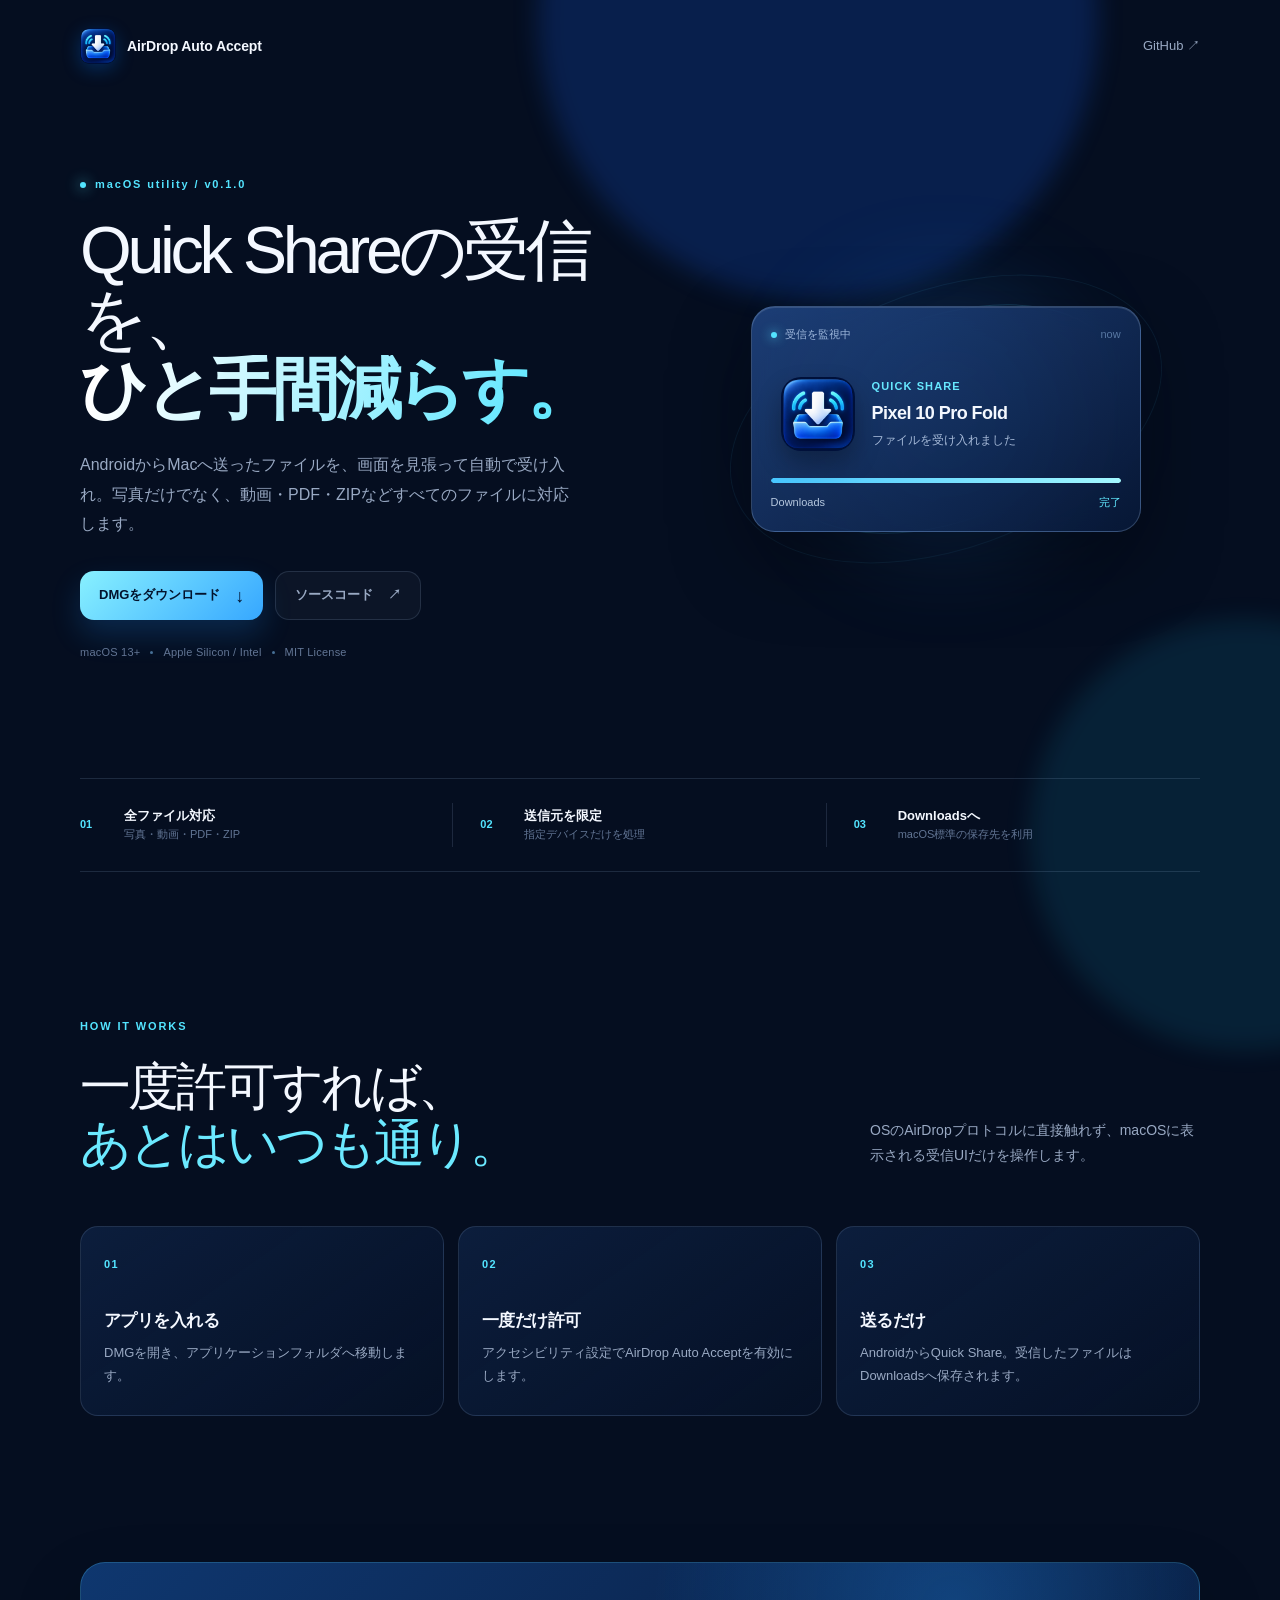
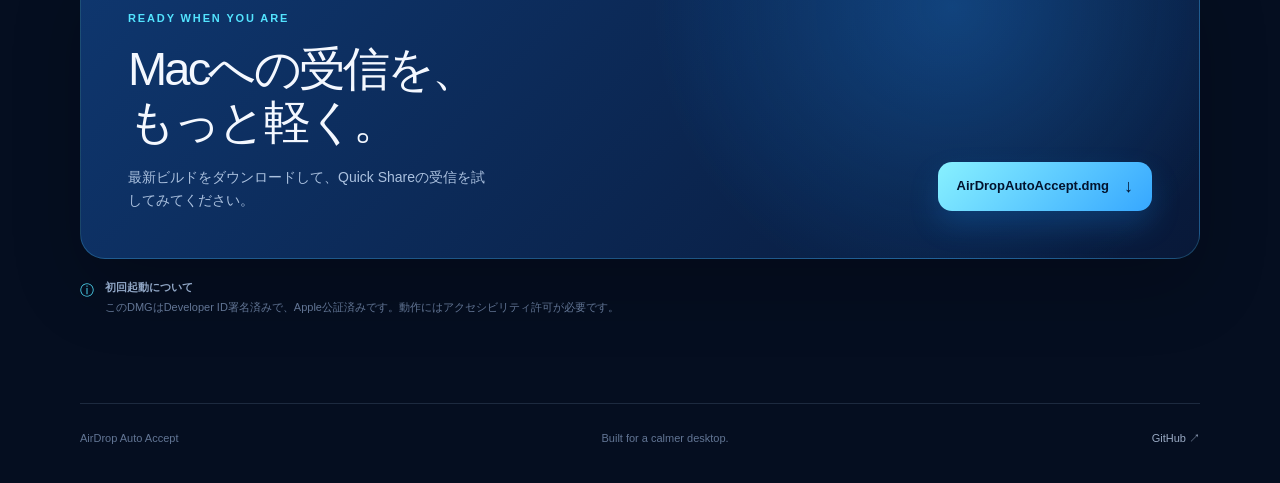
<file: index.html>
<!doctype html>
<html lang="ja">
<head>
  <meta charset="utf-8">
  <meta name="viewport" content="width=device-width, initial-scale=1">
  <meta name="theme-color" content="#07162f">
  <meta name="description" content="AndroidのQuick ShareからMacへ届くファイルを自動で受け入れるmacOSユーティリティ。">
  <link rel="icon" type="image/svg+xml" href="data:image/svg+xml,%3Csvg xmlns='http://www.w3.org/2000/svg' viewBox='0 0 64 64'%3E%3Crect width='64' height='64' rx='16' fill='%230b2b62'/%3E%3Cpath d='M32 12v26m0 0 12-12m-12 12L20 26' fill='none' stroke='%23fff' stroke-linecap='round' stroke-linejoin='round' stroke-width='7'/%3E%3Cpath d='M14 48h36' stroke='%234fe7ff' stroke-linecap='round' stroke-width='6'/%3E%3C/svg%3E">
  <link rel="stylesheet" href="./styles.css">
  <title>AirDrop Auto Accept — Quick ShareをDownloadsへ</title>
</head>
<body>
  <div class="ambient ambient-one" aria-hidden="true"></div>
  <div class="ambient ambient-two" aria-hidden="true"></div>

  <header class="nav shell">
    <a class="brand" href="./">
      <img src="./app-icon.png" alt="" width="36" height="36">
      <span>AirDrop Auto Accept</span>
    </a>
    <a class="nav-link" href="https://github.com/konaito/airdrop-auto-accept">GitHub <span aria-hidden="true">↗</span></a>
  </header>

  <main>
    <section class="hero shell">
      <div class="hero-copy">
        <p class="eyebrow"><span></span> macOS utility / v0.1.0</p>
        <h1>Quick Shareの受信を、<strong>ひと手間減らす。</strong></h1>
        <p class="lede">AndroidからMacへ送ったファイルを、画面を見張って自動で受け入れ。写真だけでなく、動画・PDF・ZIPなどすべてのファイルに対応します。</p>
        <div class="actions">
          <a class="button button-primary" href="./downloads/AirDropAutoAccept.dmg" download>
            DMGをダウンロード <span aria-hidden="true">↓</span>
          </a>
          <a class="button button-quiet" href="https://github.com/konaito/airdrop-auto-accept">ソースコード <span aria-hidden="true">↗</span></a>
        </div>
        <p class="meta-line"><span>macOS 13+</span><i></i><span>Apple Silicon / Intel</span><i></i><span>MIT License</span></p>
      </div>

      <div class="hero-visual" aria-label="受信してDownloadsへ保存するイメージ">
        <div class="visual-glow"></div>
        <div class="visual-ring ring-one"></div>
        <div class="visual-ring ring-two"></div>
        <div class="transfer-card">
          <div class="transfer-top"><span class="live-dot"></span><span>受信を監視中</span><span class="card-time">now</span></div>
          <div class="transfer-body">
            <img src="./app-icon.png" alt="" width="74" height="74">
            <div><p class="transfer-label">Quick Share</p><p class="transfer-title">Pixel 10 Pro Fold</p><p class="transfer-sub">ファイルを受け入れました</p></div>
          </div>
          <div class="progress"><span></span></div>
          <div class="transfer-foot"><span>Downloads</span><span>完了</span></div>
        </div>
      </div>
    </section>

    <section class="proof shell" aria-label="特徴">
      <div><span class="proof-number">01</span><strong>全ファイル対応</strong><small>写真・動画・PDF・ZIP</small></div>
      <div><span class="proof-number">02</span><strong>送信元を限定</strong><small>指定デバイスだけを処理</small></div>
      <div><span class="proof-number">03</span><strong>Downloadsへ</strong><small>macOS標準の保存先を利用</small></div>
    </section>

    <section class="how shell">
      <div class="section-kicker">HOW IT WORKS</div>
      <div class="section-heading"><h2>一度許可すれば、<br><em>あとはいつも通り。</em></h2><p>OSのAirDropプロトコルに直接触れず、macOSに表示される受信UIだけを操作します。</p></div>
      <div class="steps">
        <article><span>01</span><h3>アプリを入れる</h3><p>DMGを開き、アプリケーションフォルダへ移動します。</p></article>
        <article><span>02</span><h3>一度だけ許可</h3><p>アクセシビリティ設定でAirDrop Auto Acceptを有効にします。</p></article>
        <article><span>03</span><h3>送るだけ</h3><p>AndroidからQuick Share。受信したファイルはDownloadsへ保存されます。</p></article>
      </div>
    </section>

    <section class="download shell" id="download">
      <div class="download-panel">
        <div><p class="section-kicker">READY WHEN YOU ARE</p><h2>Macへの受信を、<br>もっと軽く。</h2><p>最新ビルドをダウンロードして、Quick Shareの受信を試してみてください。</p></div>
        <a class="button button-primary" href="./downloads/AirDropAutoAccept.dmg" download>AirDropAutoAccept.dmg <span aria-hidden="true">↓</span></a>
      </div>
      <p class="install-note"><span aria-hidden="true">ⓘ</span><span><strong>初回起動について</strong><br>このDMGはDeveloper ID署名済みで、Apple公証済みです。動作にはアクセシビリティ許可が必要です。</span></p>
    </section>
  </main>

  <footer class="footer shell"><span>AirDrop Auto Accept</span><span>Built for a calmer desktop.</span><a href="https://github.com/konaito/airdrop-auto-accept">GitHub ↗</a></footer>
</body>
</html>
</file>
<file: styles.css>
:root {
  color-scheme: dark;
  --ink: #f4f8ff;
  --muted: #99a9c3;
  --faint: #627594;
  --line: rgba(154, 183, 225, .16);
  --blue: #2b7bff;
  --cyan: #53e4ff;
  --deep: #07162f;
  --panel: rgba(15, 35, 70, .68);
}

* { box-sizing: border-box; }
html { scroll-behavior: smooth; }
body {
  margin: 0;
  min-width: 320px;
  color: var(--ink);
  background: #050e20;
  font-family: -apple-system, BlinkMacSystemFont, "SF Pro Display", "Hiragino Sans", "Yu Gothic", sans-serif;
  line-height: 1.6;
  overflow-x: hidden;
}
a { color: inherit; text-decoration: none; }
.shell { width: min(1120px, calc(100% - 48px)); margin-inline: auto; }
.ambient { position: absolute; z-index: -1; border-radius: 999px; filter: blur(12px); pointer-events: none; }
.ambient-one { top: -260px; left: 42%; width: 560px; height: 560px; background: rgba(22, 101, 255, .2); }
.ambient-two { top: 620px; right: -180px; width: 430px; height: 430px; background: rgba(25, 201, 255, .1); }
.nav { display: flex; align-items: center; justify-content: space-between; padding-top: 28px; }
.brand { display: inline-flex; align-items: center; gap: 11px; font-size: 14px; font-weight: 650; letter-spacing: -.01em; }
.brand img { border-radius: 10px; box-shadow: 0 5px 18px rgba(0, 122, 255, .28); }
.nav-link { color: var(--muted); font-size: 13px; transition: color .2s ease; }
.nav-link:hover, .footer a:hover { color: var(--cyan); }
.hero { display: grid; grid-template-columns: minmax(0, 1.04fr) minmax(400px, .96fr); gap: 60px; align-items: center; padding-top: 112px; padding-bottom: 116px; }
.hero-copy { max-width: 580px; }
.eyebrow, .section-kicker { margin: 0 0 22px; color: var(--cyan); font-size: 11px; font-weight: 750; letter-spacing: .17em; }
.eyebrow { display: flex; align-items: center; gap: 9px; }
.eyebrow span { width: 6px; height: 6px; border-radius: 50%; background: var(--cyan); box-shadow: 0 0 14px var(--cyan); }
h1, h2, h3, p { margin-top: 0; }
h1 { max-width: 650px; margin-bottom: 25px; font-size: clamp(42px, 5.2vw, 73px); line-height: 1.05; letter-spacing: -.065em; font-weight: 500; }
h1 strong { display: block; color: #fff; font-weight: 720; background: linear-gradient(110deg, #fff 5%, #65e8ff 80%); -webkit-background-clip: text; background-clip: text; -webkit-text-fill-color: transparent; }
.lede { max-width: 490px; margin-bottom: 32px; color: var(--muted); font-size: 16px; line-height: 1.85; }
.actions { display: flex; flex-wrap: wrap; align-items: center; gap: 12px; }
.button { display: inline-flex; align-items: center; justify-content: center; gap: 15px; min-height: 49px; padding: 0 19px; border-radius: 14px; font-size: 13px; font-weight: 700; transition: transform .2s ease, box-shadow .2s ease, background .2s ease; }
.button:hover { transform: translateY(-2px); }
.button-primary { color: #03132d; background: linear-gradient(135deg, #88f1ff, #36a7ff); box-shadow: 0 14px 30px rgba(28, 148, 255, .2); }
.button-primary:hover { box-shadow: 0 17px 38px rgba(28, 148, 255, .36); }
.button-primary span { font-size: 18px; line-height: 0; }
.button-quiet { color: var(--muted); border: 1px solid var(--line); background: rgba(255, 255, 255, .03); }
.button-quiet:hover { color: var(--ink); background: rgba(255, 255, 255, .07); }
.meta-line { display: flex; flex-wrap: wrap; align-items: center; gap: 10px; margin: 24px 0 0; color: var(--faint); font-size: 11px; letter-spacing: .02em; }
.meta-line i { width: 3px; height: 3px; border-radius: 50%; background: #477096; }
.hero-visual { position: relative; min-height: 430px; display: grid; place-items: center; }
.visual-glow { position: absolute; width: 250px; height: 250px; border-radius: 50%; background: rgba(37, 143, 255, .22); filter: blur(50px); }
.visual-ring { position: absolute; border: 1px solid rgba(77, 207, 255, .18); border-radius: 50%; transform: rotate(-20deg); }
.ring-one { width: 360px; height: 206px; }
.ring-two { width: 450px; height: 260px; opacity: .45; }
.transfer-card { position: relative; width: min(390px, 100%); padding: 19px; border: 1px solid rgba(182, 216, 255, .23); border-radius: 24px; background: linear-gradient(145deg, rgba(35, 74, 139, .8), rgba(8, 25, 57, .84)); box-shadow: 0 28px 80px rgba(0, 0, 0, .35), inset 0 1px 0 rgba(255,255,255,.12); backdrop-filter: blur(16px); }
.transfer-top, .transfer-foot { display: flex; align-items: center; gap: 8px; color: #9fb9dd; font-size: 11px; }
.card-time { margin-left: auto; color: #5878a3; }
.live-dot { width: 6px; height: 6px; border-radius: 50%; background: var(--cyan); box-shadow: 0 0 11px var(--cyan); }
.transfer-body { display: flex; align-items: center; gap: 17px; padding: 34px 10px 27px; }
.transfer-body img { border-radius: 20px; box-shadow: 0 12px 24px rgba(0, 0, 0, .28); }
.transfer-label, .transfer-title, .transfer-sub { margin: 0; }
.transfer-label { color: #67e8ff; font-size: 11px; font-weight: 700; letter-spacing: .1em; text-transform: uppercase; }
.transfer-title { margin-top: 3px; font-size: 18px; font-weight: 700; letter-spacing: -.03em; }
.transfer-sub { margin-top: 4px; color: #a6bad8; font-size: 12px; }
.progress { height: 5px; overflow: hidden; border-radius: 5px; background: rgba(5, 17, 42, .7); }
.progress span { display: block; width: 100%; height: 100%; border-radius: inherit; background: linear-gradient(90deg, #47c6ff, #a3f8ff); }
.transfer-foot { justify-content: space-between; padding-top: 11px; color: #b6c8df; }
.transfer-foot span:last-child { color: #61e9ff; }
.proof { display: grid; grid-template-columns: repeat(3, 1fr); padding: 24px 0; border-top: 1px solid var(--line); border-bottom: 1px solid var(--line); }
.proof > div { display: grid; grid-template-columns: 31px 1fr; column-gap: 13px; align-items: center; padding: 3px 27px; border-right: 1px solid var(--line); }
.proof > div:first-child { padding-left: 0; }
.proof > div:last-child { border: 0; }
.proof-number { grid-row: span 2; color: var(--cyan); font-size: 11px; font-weight: 750; }
.proof strong { font-size: 13px; font-weight: 650; }
.proof small { color: var(--faint); font-size: 11px; }
.how { padding-top: 146px; padding-bottom: 146px; }
.section-heading { display: flex; align-items: flex-end; justify-content: space-between; gap: 40px; margin-bottom: 54px; }
h2 { margin-bottom: 0; font-size: clamp(31px, 4vw, 53px); line-height: 1.12; letter-spacing: -.06em; font-weight: 520; }
h2 em { color: #6be9ff; font-style: normal; }
.section-heading p { max-width: 330px; margin-bottom: 4px; color: var(--muted); font-size: 14px; line-height: 1.8; }
.steps { display: grid; grid-template-columns: repeat(3, 1fr); gap: 14px; }
.steps article { min-height: 190px; padding: 23px; border: 1px solid var(--line); border-radius: 18px; background: linear-gradient(145deg, rgba(17, 42, 83, .56), rgba(8, 21, 46, .4)); }
.steps article > span { color: var(--cyan); font-size: 11px; font-weight: 750; letter-spacing: .12em; }
.steps h3 { margin: 31px 0 8px; font-size: 17px; letter-spacing: -.03em; }
.steps p { margin: 0; color: var(--muted); font-size: 13px; line-height: 1.75; }
.download { padding-bottom: 85px; }
.download-panel { display: flex; align-items: flex-end; justify-content: space-between; gap: 30px; padding: 47px; border: 1px solid rgba(89, 210, 255, .24); border-radius: 25px; background: radial-gradient(circle at 78% 15%, rgba(37, 148, 255, .28), transparent 33%), linear-gradient(135deg, rgba(17, 66, 131, .8), rgba(9, 28, 63, .8)); box-shadow: 0 30px 70px rgba(0, 0, 0, .2); }
.download-panel .section-kicker { margin-bottom: 15px; }
.download-panel h2 { font-size: clamp(30px, 4vw, 47px); }
.download-panel p:not(.section-kicker) { max-width: 370px; margin: 18px 0 0; color: #abc1df; font-size: 14px; }
.install-note { display: flex; gap: 11px; max-width: 690px; margin: 19px 0 0; color: var(--faint); font-size: 11px; line-height: 1.8; }
.install-note > span:first-child { color: var(--cyan); font-size: 14px; }
.install-note strong { color: #91a7c6; font-weight: 650; }
.footer { display: flex; align-items: center; justify-content: space-between; padding: 26px 0 36px; border-top: 1px solid var(--line); color: var(--faint); font-size: 11px; }
.footer a { color: var(--muted); }
@media (max-width: 800px) {
  .hero { grid-template-columns: 1fr; gap: 50px; padding-top: 78px; padding-bottom: 75px; }
  .hero-copy { max-width: 650px; }
  .hero-visual { min-height: 350px; }
  .proof { grid-template-columns: 1fr; gap: 18px; padding: 24px 0; }
  .proof > div, .proof > div:first-child { padding: 3px 0; border-right: 0; }
  .how { padding-top: 92px; padding-bottom: 92px; }
  .section-heading { display: block; margin-bottom: 35px; }
  .section-heading p { margin-top: 24px; }
  .steps { grid-template-columns: 1fr; }
  .steps article { min-height: auto; }
  .steps h3 { margin-top: 22px; }
  .download-panel { display: block; padding: 31px 25px; }
  .download-panel .button { margin-top: 29px; }
}
@media (max-width: 480px) {
  .shell { width: min(100% - 34px, 1120px); }
  .nav { padding-top: 20px; }
  h1 { font-size: 42px; }
  .lede { font-size: 15px; }
  .button { width: 100%; }
  .meta-line { gap: 7px; font-size: 10px; }
  .hero-visual { min-height: 300px; }
  .transfer-card { padding: 15px; border-radius: 19px; }
  .transfer-body { padding: 25px 2px 22px; gap: 12px; }
  .transfer-body img { width: 61px; height: 61px; border-radius: 16px; }
  .transfer-title { font-size: 16px; }
  .footer { align-items: flex-start; flex-direction: column; gap: 8px; }
}
</file>
